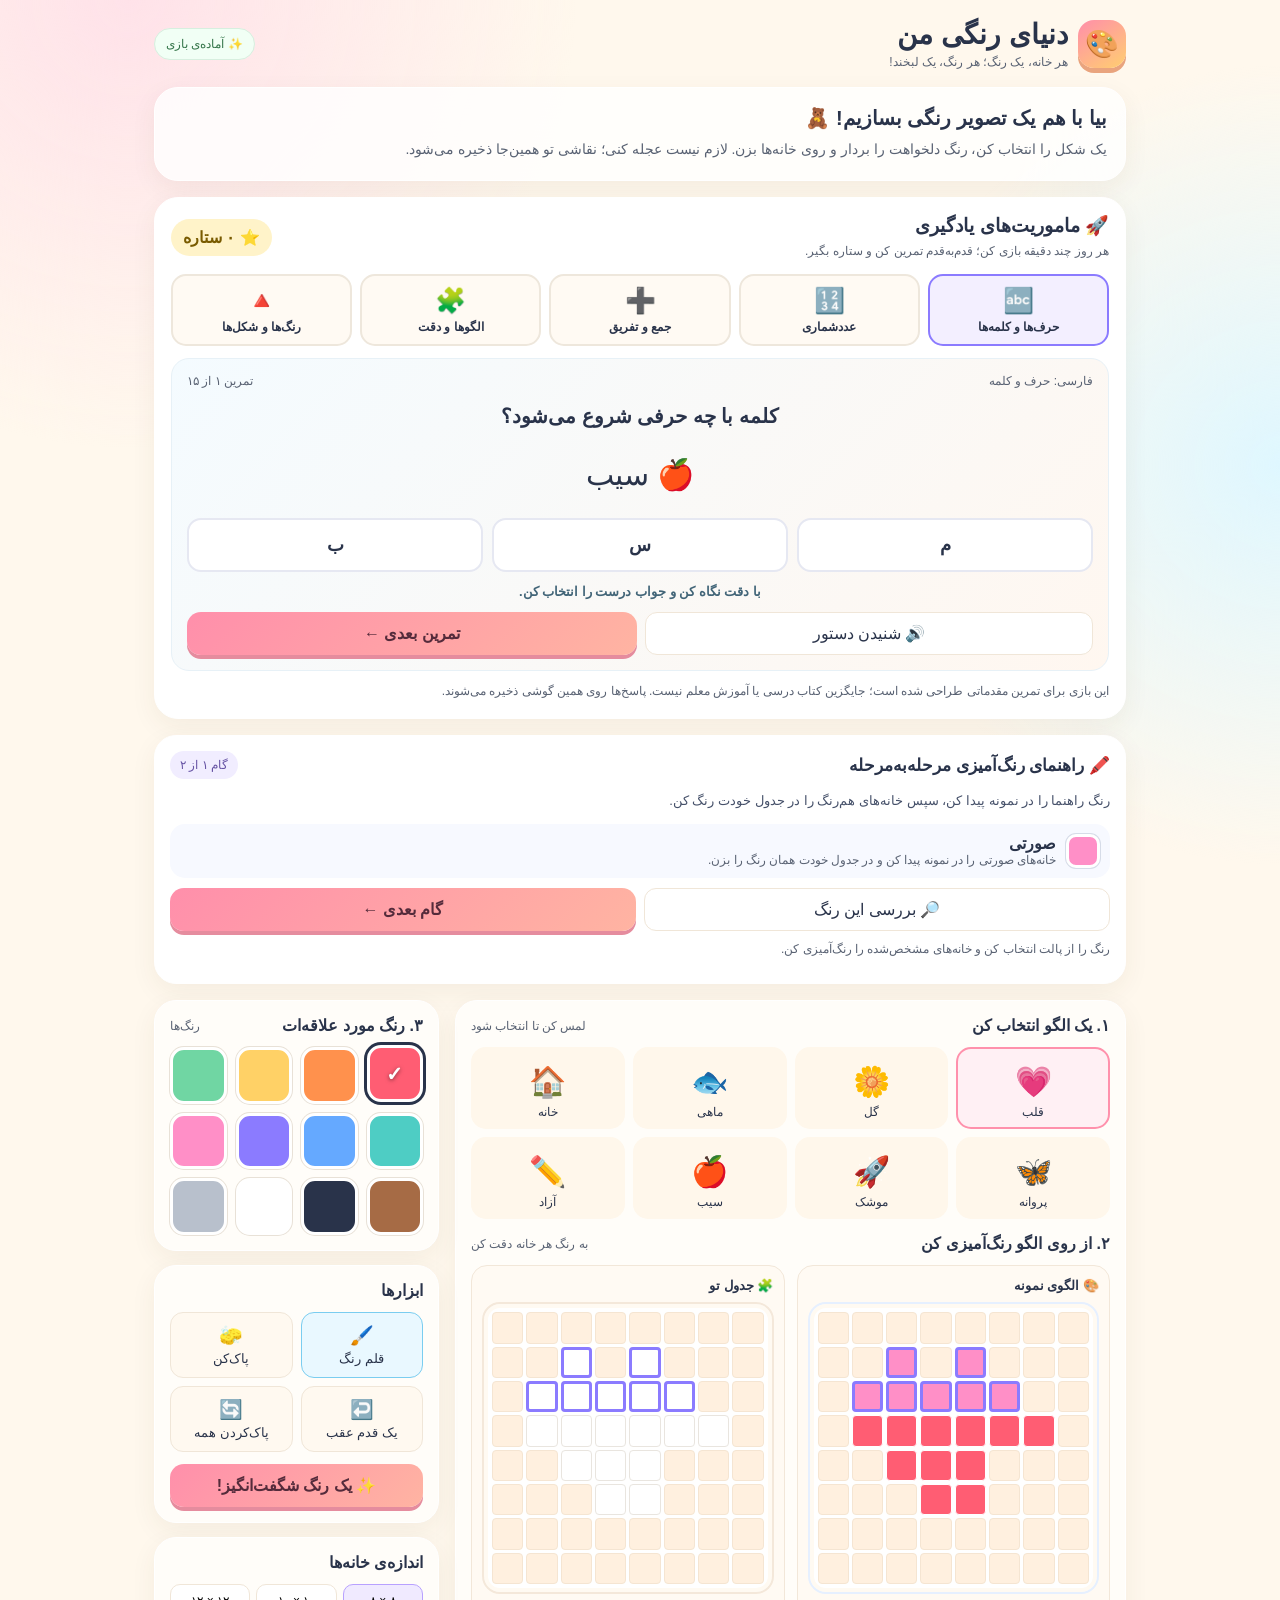
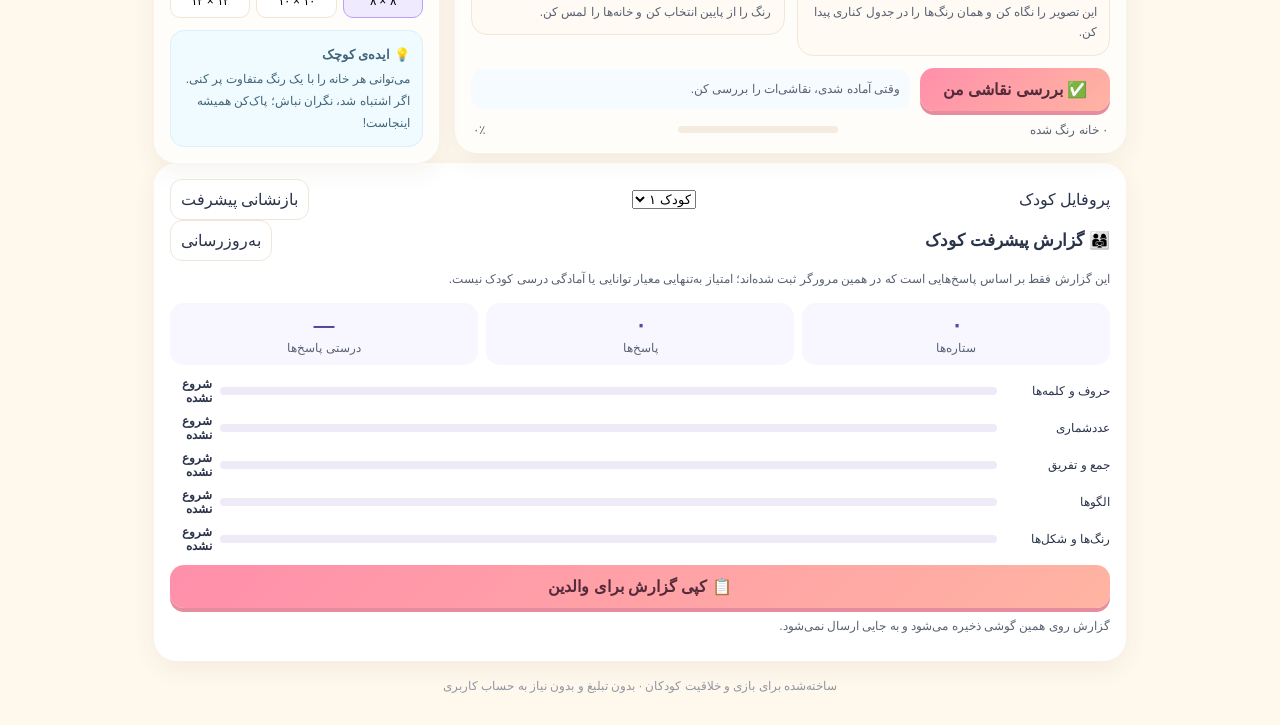
<file: index.html>
<!doctype html>
<html lang="fa" dir="rtl">
<head>
<meta charset="utf-8">
<meta name="viewport" content="width=device-width,initial-scale=1,viewport-fit=cover">
<meta name="theme-color" content="#fff6e8">
<meta http-equiv="Content-Security-Policy" content="default-src 'self'; script-src 'self'; style-src 'self' 'unsafe-inline'; font-src 'self'; img-src 'self' data:; connect-src 'self'; object-src 'none'; base-uri 'self'; form-action 'self'">
<meta name="description" content="بازی آموزشی فارسی برای کودکان کلاس اول؛ رنگ‌آمیزی، حروف، شمارش، جمع و تفریق، الگوها و شکل‌ها.">
<link rel="manifest" href="./manifest.webmanifest">
<link rel="icon" href="./favicon.svg" type="image/svg+xml">
<link rel="apple-touch-icon" href="./apple-touch-icon.svg">
<title>دنیای رنگی من | بازی و یادگیری کلاس اول</title>
<link rel="stylesheet" href="./style.css">
</head>
<body>
<div class="app">
<header><div class="brand"><div class="logo" aria-hidden="true">🎨</div><div><h1>دنیای رنگی من</h1><p>هر خانه، یک رنگ؛ هر رنگ، یک لبخند!</p></div></div><div class="saved" id="saveStatus" aria-live="polite">✨ آماده‌ی بازی</div></header>
<section class="hero"><h2>بیا با هم یک تصویر رنگی بسازیم! 🧸</h2><p>یک شکل را انتخاب کن، رنگ دلخواهت را بردار و روی خانه‌ها بزن. لازم نیست عجله کنی؛ نقاشی تو همین‌جا ذخیره می‌شود.</p></section>

<section class="learning" aria-labelledby="learnTitle">
 <div class="learning-top"><div><h2 id="learnTitle">🚀 ماموریت‌های یادگیری</h2><p>هر روز چند دقیقه بازی کن؛ قدم‌به‌قدم تمرین کن و ستاره بگیر.</p></div><div class="star-count" id="starCount" aria-live="polite">⭐ ۰ ستاره</div></div>
 <div class="activity-tabs" role="group" aria-label="انتخاب بازی آموزشی">
  <button class="activity-tab active" data-activity="letters"><span>🔤</span>حرف‌ها و کلمه‌ها</button>
  <button class="activity-tab" data-activity="count"><span>🔢</span>عددشماری</button>
  <button class="activity-tab" data-activity="math"><span>➕</span>جمع و تفریق</button>
  <button class="activity-tab" data-activity="pattern"><span>🧩</span>الگوها و دقت</button>
  <button class="activity-tab" data-activity="shapes"><span>🔺</span>رنگ‌ها و شکل‌ها</button>
 </div>
 <div class="activity-box">
  <div class="activity-meta"><span id="activityName">فارسی: حرف اول</span><span id="roundText">تمرین ۱</span></div>
  <div class="activity-question" id="activityQuestion">کلمه را نگاه کن. با چه حرفی شروع می‌شود؟</div>
  <div class="activity-visual" id="activityVisual" role="img" aria-label="تصویر راهنمای سؤال">🍎</div>
  <div class="activity-options" id="activityOptions"></div>
  <div class="activity-feedback" id="activityFeedback" aria-live="polite">یکی از جواب‌ها را انتخاب کن.</div>
  <div class="activity-actions"><button class="secondary" id="speakBtn">🔊 شنیدن دستور</button><button class="primary" id="nextActivityBtn" disabled>تمرین بعدی ←</button></div>
 </div>
 <div class="learning-foot">این بازی برای تمرین مقدماتی طراحی شده است؛ جایگزین کتاب درسی یا آموزش معلم نیست. پاسخ‌ها روی همین گوشی ذخیره می‌شوند.</div>
</section>
<section class="guide-panel" aria-labelledby="guideTitle"><div class="guide-head"><h3 id="guideTitle">🖍️ راهنمای رنگ‌آمیزی مرحله‌به‌مرحله</h3><span class="guide-progress" id="guideProgress">گام ۱ از ۳</span></div><p class="guide-instruction" id="guideInstruction">۱. یک شکل انتخاب کن و نمونه‌ی رنگی آن را نگاه کن.</p><div class="guide-target"><span class="guide-swatch" id="guideSwatch"></span><div><strong id="guideColorName">رنگ راهنما</strong><div class="small-note" id="guideColorHint">خانه‌های هم‌رنگ را در نمونه پیدا کن.</div></div></div><div class="guide-actions"><button class="secondary" id="guideCheckBtn">🔎 بررسی این رنگ</button><button class="primary" id="guideNextBtn">گام بعدی ←</button></div><p class="report-note" id="guideFeedback" aria-live="polite">رنگ را از پالت انتخاب کن و خانه‌های مشخص‌شده را رنگ‌آمیزی کن.</p></section>
<div class="layout">
<main class="panel canvas-panel">
<div class="section-head"><h3>۱. یک الگو انتخاب کن</h3><span class="small-note">لمس کن تا انتخاب شود</span></div>
<div class="templates" id="templates">
<button class="template active" data-pattern="heart"><span class="preview">💗</span><span>قلب</span></button>
<button class="template" data-pattern="flower"><span class="preview">🌼</span><span>گل</span></button>
<button class="template" data-pattern="fish"><span class="preview">🐟</span><span>ماهی</span></button>
<button class="template" data-pattern="house"><span class="preview">🏠</span><span>خانه</span></button>
<button class="template" data-pattern="butterfly"><span class="preview">🦋</span><span>پروانه</span></button>
<button class="template" data-pattern="rocket"><span class="preview">🚀</span><span>موشک</span></button>
<button class="template" data-pattern="apple"><span class="preview">🍎</span><span>سیب</span></button>
<button class="template" data-pattern="free"><span class="preview">✏️</span><span>آزاد</span></button>
</div>
<div class="section-head"><h3>۲. از روی الگو رنگ‌آمیزی کن</h3><span class="small-note">به رنگ هر خانه دقت کن</span></div>
<div class="challenge-layout">
 <section class="sample-card"><div class="sample-title">🎨 الگوی نمونه</div><div class="board-wrap sample-wrap"><div class="board" id="sampleBoard" role="img" aria-label="الگوی رنگی نمونه"></div></div><p>این تصویر را نگاه کن و همان رنگ‌ها را در جدول کناری پیدا کن.</p></section>
 <section class="puzzle-card"><div class="sample-title">🧩 جدول تو</div><div class="board-wrap"><div class="board" id="board" role="grid" aria-label="شبکه رنگ‌آمیزی"></div></div><p>رنگ را از پایین انتخاب کن و خانه‌ها را لمس کن.</p></section>
</div>
<div class="check-row"><button class="primary" id="checkBtn">✅ بررسی نقاشی من</button><div id="checkResult" aria-live="polite">وقتی آماده شدی، نقاشی‌ات را بررسی کن.</div></div>
<div class="status-row"><span id="countText">۰ خانه رنگ شده</span><div class="progress" aria-label="درصد رنگ‌آمیزی"><span id="progress"></span></div><span id="percent">۰٪</span></div>
</main>
<aside class="side">
<section class="panel"><div class="section-head"><h3>۳. رنگ مورد علاقه‌ات</h3><span class="small-note">رنگ‌ها</span></div><div class="palette" id="palette" role="group" aria-label="انتخاب رنگ"></div></section>
<section class="panel"><div class="section-head"><h3>ابزارها</h3></div><div class="tools">
<button class="tool active" id="paintTool"><span class="ico">🖌️</span>قلم رنگ</button>
<button class="tool" id="eraserTool"><span class="ico">🧽</span>پاک‌کن</button>
<button class="tool" id="undoBtn"><span class="ico">↩️</span>یک قدم عقب</button>
<button class="tool" id="resetBtn"><span class="ico">🔄</span>پاک‌کردن همه</button>
</div><div style="height:12px"></div><button class="primary" id="surpriseBtn">✨ یک رنگ شگفت‌انگیز!</button></section>
<section class="panel"><div class="section-head"><h3>اندازه‌ی خانه‌ها</h3></div><div class="difficulty" id="sizes"><button data-size="8" class="active">۸ × ۸</button><button data-size="10">۱۰ × ۱۰</button><button data-size="12">۱۲ × ۱۲</button></div><div style="height:12px"></div><div class="tip"><b>💡 ایده‌ی کوچک</b>می‌توانی هر خانه را با یک رنگ متفاوت پر کنی. اگر اشتباه شد، نگران نباش؛ پاک‌کن همیشه اینجاست!</div></section>
</aside>
</div>
<section class="parent-panel" aria-labelledby="parentTitle"><div class="parent-head"><label for="childProfile">پروفایل کودک</label><select id="childProfile"><option value="child1">کودک ۱</option><option value="child2">کودک ۲</option><option value="child3">کودک ۳</option></select><button class="secondary" id="resetProgressBtn">بازنشانی پیشرفت</button></div><div class="parent-head"><h3 id="parentTitle">👨‍👩‍👧 گزارش پیشرفت کودک</h3><button class="secondary" id="refreshReportBtn">به‌روزرسانی</button></div><p class="report-note">این گزارش فقط بر اساس پاسخ‌هایی است که در همین مرورگر ثبت شده‌اند؛ امتیاز به‌تنهایی معیار توانایی یا آمادگی درسی کودک نیست.</p><div class="parent-stats"><div class="parent-stat"><strong id="reportStars">۰</strong><span>ستاره‌ها</span></div><div class="parent-stat"><strong id="reportAttempts">۰</strong><span>پاسخ‌ها</span></div><div class="parent-stat"><strong id="reportAccuracy">—</strong><span>درستی پاسخ‌ها</span></div></div><div class="skill-report" id="skillReport"></div><button class="primary" id="exportReportBtn">📋 کپی گزارش برای والدین</button><p class="report-note" id="reportMessage" aria-live="polite">گزارش روی همین گوشی ذخیره می‌شود و به جایی ارسال نمی‌شود.</p></section>
<footer>ساخته‌شده برای بازی و خلاقیت کودکان · بدون تبلیغ و بدون نیاز به حساب کاربری</footer>
</div>
<script src="./app.js" defer></script>
</body>
</html>
</file>
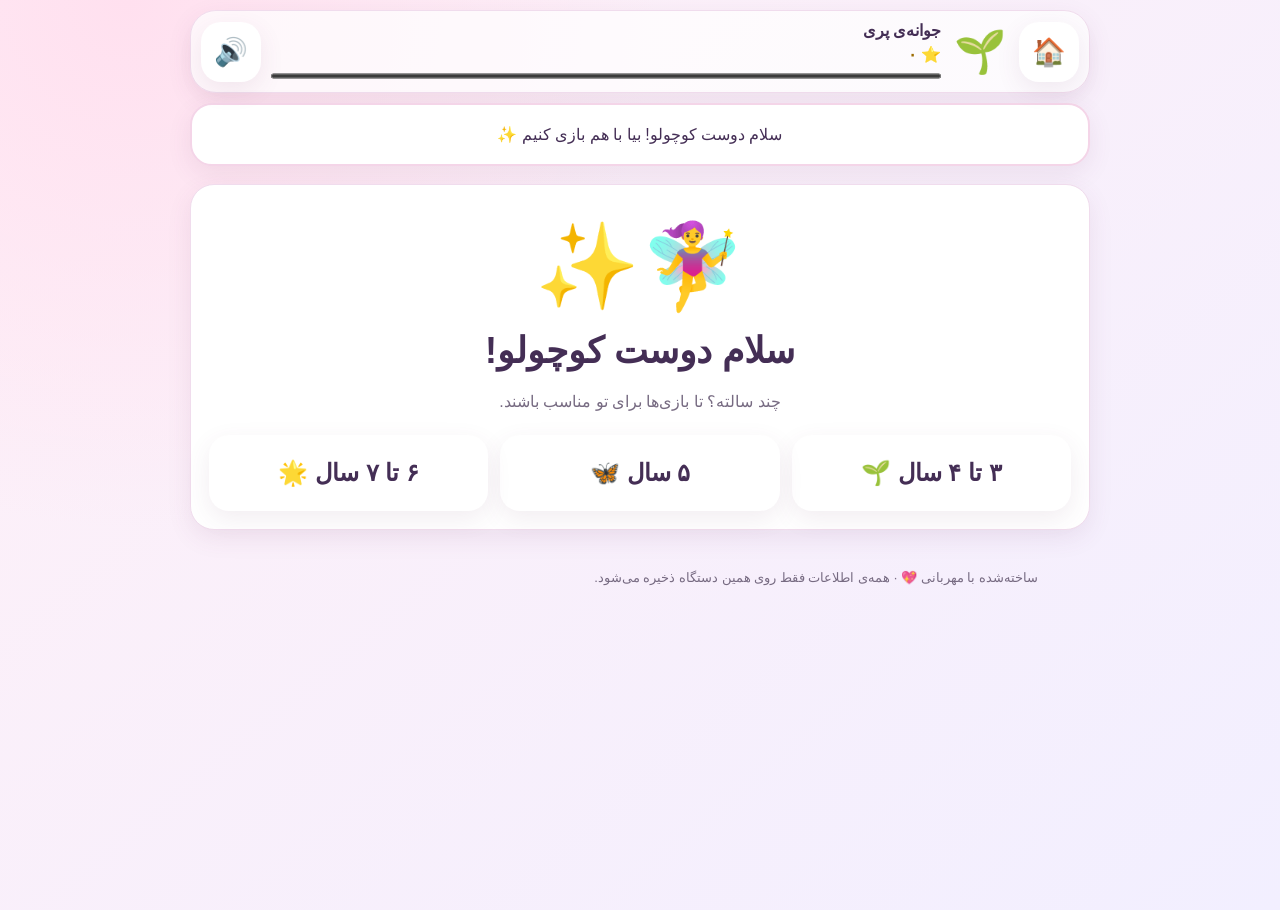
<file: peri/index.html>
<!doctype html>
<html lang="fa" dir="rtl">
<head>
<meta charset="utf-8">
<meta name="viewport" content="width=device-width,initial-scale=1,viewport-fit=cover">
<meta name="theme-color" content="#fff0f7">
<meta name="description" content="پری و دنیای جادویی؛ هشت بازی آموزشی مهربانانه برای کودکان ۳ تا ۷ سال.">
<meta http-equiv="Content-Security-Policy" content="default-src 'self'; script-src 'self'; style-src 'self' 'unsafe-inline'; img-src 'self' data:; font-src 'self'; connect-src 'self'; object-src 'none'; base-uri 'self';">
<link rel="manifest" href="./manifest.webmanifest">
<link rel="icon" href="./icons/favicon.svg" type="image/svg+xml">
<link rel="stylesheet" href="./css/style.css">
<title>پری و دنیای جادویی 🧚</title>
</head>
<body>
<header class="topbar">
  <button id="homeBtn" class="icon-btn" aria-label="بازگشت به خانه">🏠</button>
  <div class="fairy-avatar" aria-hidden="true" id="fairy">🌱</div>
  <div class="growth"><strong id="stageName">جوانه‌ی پری</strong><div class="starline">⭐ <b id="starCount">۰</b></div><progress id="growthBar" value="0" max="4" aria-label="پیشرفت پری"></progress></div>
  <button id="soundBtn" class="icon-btn" aria-label="روشن یا خاموش کردن صدا">🔊</button>
</header>
<div id="bubble" class="bubble" role="status" aria-live="polite">سلام دوست کوچولو! بیا با هم بازی کنیم ✨</div>
<main id="app" class="main"></main>
<footer>ساخته‌شده با مهربانی 💖 · همه‌ی اطلاعات فقط روی همین دستگاه ذخیره می‌شود.</footer>
<script type="module" src="./js/app.js"></script>
</body>
</html>
</file>
<file: style.css>
@font-face{font-family:"Vazirmatn";src:local("Vazirmatn");font-style:normal;font-weight:100 900;font-display:swap}

:root{--ink:#29334a;--muted:#596273;--paper:#fffdf8;--pink:#ff7c9c;--yellow:#ffd166;--blue:#70d6ff;--mint:#9be7c4;--purple:#b8a1ff;--line:#f0e6d8;--shadow:0 8px 26px #493d2410}
*{box-sizing:border-box}html{background:#fff6e8}body{margin:0;color:var(--ink);font-family:"Vazirmatn",Tahoma,"Arial",sans-serif;background:radial-gradient(circle at 10% 0%,#ffe2e9 0,transparent 28rem),radial-gradient(circle at 100% 20%,#dff7ff 0,transparent 25rem),#fff8ed;min-height:100vh}
button{font:inherit;cursor:pointer;touch-action:manipulation}button:focus-visible{outline:3px solid #4d9eff;outline-offset:3px}.app{max-width:1000px;margin:auto;padding:18px 14px 32px}
header{display:flex;align-items:center;justify-content:space-between;gap:12px;margin-bottom:18px}.brand{display:flex;align-items:center;gap:10px}.logo{width:48px;height:48px;border-radius:16px;background:linear-gradient(145deg,#ff8eaa,#ffcf70);display:grid;place-items:center;font-size:27px;box-shadow:0 5px 0 #e9a47e}.brand h1{font-size:clamp(19px,4vw,28px);margin:0 0 4px}.brand p{margin:0;font-size:12px;color:var(--muted)}.saved{border:1px solid #d7efdf;background:#f1fff5;color:#35764a;border-radius:999px;padding:8px 11px;font-size:12px;white-space:nowrap}
.hero{background:#ffffffcf;border:1px solid #fff;box-shadow:var(--shadow);border-radius:24px;padding:18px;margin-bottom:16px}.hero h2{margin:0 0 7px;font-size:20px}.hero p{margin:0;color:var(--muted);font-size:14px;line-height:1.8}
.layout{display:grid;grid-template-columns:minmax(0,1fr) 285px;gap:16px;align-items:start}.panel{background:#fffdf9;border:1px solid #fff;box-shadow:var(--shadow);border-radius:22px;padding:15px}.canvas-panel{min-width:0}.section-head{display:flex;align-items:center;justify-content:space-between;gap:8px;margin-bottom:12px}.section-head h3{margin:0;font-size:16px}.small-note{font-size:12px;color:var(--muted)}
.templates{display:grid;grid-template-columns:repeat(4,minmax(0,1fr));gap:8px;margin-bottom:15px}.template{border:2px solid transparent;background:#fff7eb;border-radius:15px;padding:8px 4px;color:var(--ink);min-width:0}.template.active{border-color:#ff91ac;background:#fff0f4}.template .preview{display:grid;place-items:center;font-size:30px;height:42px}.template span{display:block;font-size:12px;margin-top:3px}
.board-wrap{width:min(100%,520px);margin:0 auto;background:#fff;border:2px solid #f4e8da;border-radius:18px;padding:8px;box-shadow:inset 0 0 0 4px #fffaf2}.board{display:grid;grid-template-columns:repeat(8,minmax(0,1fr));gap:3px;aspect-ratio:1;width:100%;touch-action:manipulation;user-select:none}.cell{border:1px solid #e9e5df;border-radius:4px;background:#fff;min-width:0;min-height:0;padding:0;transition:background-color .12s}.cell:active{transform:scale(.94)}.board.grid-10{grid-template-columns:repeat(10,minmax(0,1fr))}.board.grid-12{grid-template-columns:repeat(12,minmax(0,1fr))}.board.grid-12 .cell{border-radius:2px}
.status-row{display:flex;align-items:center;justify-content:space-between;gap:8px;margin:12px 2px 0;color:var(--muted);font-size:12px}.progress{height:7px;background:#f4ecdf;border-radius:99px;overflow:hidden;flex:1;max-width:160px}.progress span{display:block;height:100%;width:0;background:linear-gradient(90deg,#ff8ca7,#ffd166);border-radius:99px;transition:width .2s}
.side{display:grid;gap:14px}.palette{display:grid;grid-template-columns:repeat(4,1fr);gap:9px}.swatch{aspect-ratio:1;border:3px solid #fff;box-shadow:0 0 0 1px #e8e1d7;border-radius:14px;position:relative}.swatch.selected{box-shadow:0 0 0 3px var(--ink);transform:translateY(-2px)}.swatch.selected:after{content:"✓";position:absolute;inset:0;display:grid;place-items:center;font-size:20px;font-weight:bold;color:#fff;text-shadow:0 1px 4px #0008}.swatch.light.selected:after{color:#29334a;text-shadow:none}
.tools{display:grid;grid-template-columns:1fr 1fr;gap:8px}.tool{border:1px solid var(--line);background:#fff9f0;border-radius:13px;padding:11px 7px;font-size:13px;color:var(--ink)}.tool.active{background:#e9f8ff;border-color:#7acdf0}.tool .ico{font-size:19px;display:block;margin-bottom:4px}.primary{border:0;background:linear-gradient(135deg,#ff8fab,#ffb4a2);color:#542b3b;font-weight:bold;border-radius:14px;padding:12px;width:100%;box-shadow:0 4px 0 #e58c9e}.primary:active{transform:translateY(2px);box-shadow:0 2px 0 #e58c9e}.secondary{border:1px solid var(--line);background:#fff;border-radius:12px;padding:10px;color:var(--ink)}.difficulty{display:flex;gap:6px}.difficulty button{flex:1;padding:9px 3px;border:1px solid var(--line);background:#fff;border-radius:10px;font-size:12px}.difficulty button.active{background:#f0eaff;border-color:#b8a1ff}.tip{background:#f0fbff;border:1px solid #d9f1fa;border-radius:14px;padding:12px;font-size:12px;line-height:1.8;color:#426578}.tip b{display:block;font-size:13px;margin-bottom:3px}
.challenge-layout{display:grid;grid-template-columns:1fr 1fr;gap:12px;align-items:start}.sample-card,.puzzle-card{background:#fffaf3;border:1px solid #f2e7d9;border-radius:16px;padding:10px;min-width:0}.sample-title{font-size:13px;font-weight:bold;margin:2px 0 9px}.sample-card p,.puzzle-card p{font-size:12px;line-height:1.7;color:var(--muted);margin:8px 2px 2px}.sample-wrap{background:#fff;border-color:#e6f0ff}.sample-wrap .board{pointer-events:none}.check-row{display:grid;grid-template-columns:minmax(0,190px) 1fr;gap:10px;align-items:center;margin-top:12px}.check-row #checkResult{font-size:12px;line-height:1.7;color:var(--muted);background:#f6fbff;border-radius:12px;padding:10px}.check-row .primary{width:auto}@media(max-width:520px){.challenge-layout{grid-template-columns:1fr}.check-row{grid-template-columns:1fr}.check-row .primary{width:100%}}
footer{text-align:center;font-size:12px;color:#9296a3;margin-top:18px}
@media(max-width:760px){.app{padding:12px 10px 25px}.layout{grid-template-columns:1fr}.side{grid-template-columns:1fr 1fr}.side .panel:first-child{grid-column:1/-1}.palette{grid-template-columns:repeat(8,minmax(0,1fr));gap:7px}.swatch{border-radius:10px}.panel{padding:12px}.hero{padding:15px}.templates{grid-template-columns:repeat(4,minmax(0,1fr))}.brand p{font-size:12px}.saved{font-size:12px;padding:7px 9px}}
@media(max-width:390px){.side{grid-template-columns:1fr}.side .panel:first-child{grid-column:auto}.palette{grid-template-columns:repeat(6,minmax(0,1fr))}.logo{width:42px;height:42px}.saved{white-space:normal;text-align:center;max-width:105px}}
@media(prefers-reduced-motion:reduce){*{transition:none!important}}

.learning{background:#fff;border:1px solid #fff;box-shadow:var(--shadow);border-radius:24px;padding:16px;margin-bottom:16px}
.learning-top{display:flex;align-items:center;justify-content:space-between;gap:10px;margin-bottom:12px}
.learning-top h2{font-size:19px;margin:0 0 4px}.learning-top p{font-size:12px;line-height:1.7;color:var(--muted);margin:0}
.star-count{background:#fff3c9;color:#795b00;border-radius:999px;padding:9px 12px;font-weight:bold;white-space:nowrap}
.activity-tabs{display:grid;grid-template-columns:repeat(5,minmax(0,1fr));gap:8px;margin:12px 0}
.activity-tab{border:2px solid #eee7dc;background:#fffaf3;border-radius:15px;padding:10px 5px;color:var(--ink);font-weight:bold;font-size:12px;min-width:0}
.activity-tab span{display:block;font-size:25px;margin-bottom:5px}.activity-tab.active{border-color:#8b7bff;background:#f3efff}
.activity-box{border-radius:18px;background:linear-gradient(135deg,#f4fbff,#fff7f0);padding:15px;border:1px solid #e7f1f7}
.activity-meta{display:flex;justify-content:space-between;gap:8px;color:var(--muted);font-size:12px;margin-bottom:10px}
.activity-question{font-size:20px;line-height:1.8;font-weight:bold;text-align:center;margin:8px 0 12px}
.activity-visual{min-height:58px;display:flex;justify-content:center;align-items:center;flex-wrap:wrap;gap:5px;font-size:30px;margin:8px auto 14px}
.activity-options{display:grid;grid-template-columns:repeat(3,minmax(0,1fr));gap:9px}
.answer-option{border:2px solid #e6e8f2;background:white;border-radius:14px;min-height:54px;padding:9px 5px;font-size:18px;font-weight:bold;color:var(--ink)}
.answer-option:disabled{opacity:1}.answer-option.correct{background:#e3f8e9;border-color:#55b878}.answer-option.incorrect{background:#fff0ed;border-color:#ff9a86}
.activity-feedback{min-height:40px;text-align:center;font-size:13px;font-weight:bold;line-height:1.8;padding:8px 2px;color:#426578}
.activity-actions{display:flex;gap:8px}.activity-actions button{flex:1}
.learning-foot{font-size:12px;line-height:1.8;color:var(--muted);margin-top:10px}
@media(max-width:520px){.learning{padding:12px}.activity-tabs{grid-template-columns:repeat(2,minmax(0,1fr))}.activity-question{font-size:18px}.activity-options{gap:6px}.answer-option{font-size:16px}.learning-top h2{font-size:17px}.star-count{font-size:12px;padding:8px}}
.guide-panel,.parent-panel{background:#fff;border:1px solid #fff;box-shadow:var(--shadow);border-radius:22px;padding:15px;margin:0 0 16px}.guide-head,.parent-head{display:flex;align-items:center;justify-content:space-between;gap:10px}.guide-head h3,.parent-head h3{margin:0;font-size:17px}.guide-progress{font-size:12px;color:#6754a5;background:#f1edff;border-radius:999px;padding:7px 10px;white-space:nowrap}.guide-instruction{font-size:13px;line-height:1.9;margin:10px 0;color:#46516a}.guide-target{display:flex;align-items:center;gap:10px;border-radius:15px;background:#f7f9ff;padding:10px;margin:10px 0}.guide-swatch{width:34px;height:34px;border:3px solid #fff;box-shadow:0 0 0 1px #d6dce8;border-radius:10px;flex-shrink:0}.guide-actions{display:grid;grid-template-columns:1fr 1fr;gap:8px}.guide-actions button{width:100%}.cell.guide-highlight{outline:3px solid #8b7bff!important;outline-offset:-3px;z-index:1}.parent-stats{display:grid;grid-template-columns:repeat(3,minmax(0,1fr));gap:8px;margin:12px 0}.parent-stat{background:#f8f7ff;border-radius:14px;padding:10px;text-align:center}.parent-stat strong{display:block;font-size:21px;color:#5848a0}.parent-stat span{display:block;font-size:12px;color:var(--muted);margin-top:4px}.skill-report{display:grid;gap:9px;margin:12px 0}.skill-line{display:grid;grid-template-columns:105px minmax(0,1fr) 42px;align-items:center;gap:8px;font-size:12px}.skill-track{height:8px;border-radius:99px;background:#eeeaf7;overflow:hidden}.skill-track span{display:block;height:100%;background:linear-gradient(90deg,#8b7bff,#70d6a3);border-radius:99px}.report-note{font-size:12px;color:var(--muted);line-height:1.8;margin:8px 0}@media(max-width:520px){.guide-panel,.parent-panel{padding:12px}.guide-actions{grid-template-columns:1fr}.parent-stat{padding:8px 4px}.parent-stat strong{font-size:18px}.skill-line{grid-template-columns:90px minmax(0,1fr) 35px;gap:6px}}
</file>
<file: peri/css/style.css>
:root{color-scheme:light dark;--bg:#fff0f7;--panel:#fff;--ink:#442e55;--muted:#776b82;--pink:#ff8fbd;--purple:#b49aff;--yellow:#ffe58a;--mint:#b9f1df;--line:#f0dced;--shadow:0 8px 24px #70436b18;--radius:24px;--btnh:76px}*{box-sizing:border-box}html{min-height:100%;-webkit-text-size-adjust:100%}body{margin:0;min-height:100vh;padding:env(safe-area-inset-top) 14px env(safe-area-inset-bottom);font-family:Tahoma,Arial,sans-serif;font-size:16px;background:radial-gradient(circle at 10% 0,#ffe0ef,transparent 36%),linear-gradient(140deg,var(--bg),#f2efff);color:var(--ink)}button,input{font:inherit}button{min-height:var(--btnh);border:2px solid transparent;border-radius:20px;padding:12px 16px;background:var(--panel);color:var(--ink);box-shadow:var(--shadow);cursor:pointer;touch-action:manipulation}button:focus-visible{outline:4px solid #6b9cff;outline-offset:3px}button:disabled{opacity:.55;cursor:default}.topbar{max-width:900px;margin:10px auto;display:flex;align-items:center;gap:10px;padding:10px;background:#ffffffb8;border:1px solid var(--line);border-radius:26px;box-shadow:var(--shadow)}.icon-btn{min-width:60px;min-height:60px;padding:6px;font-size:27px}.fairy-avatar{font-size:42px;width:58px;text-align:center}.growth{flex:1;min-width:0}.growth strong{font-size:16px}.starline{margin-top:5px;color:#9b6b00}progress{width:100%;height:10px;accent-color:#b28aff}.bubble{max-width:900px;margin:10px auto 18px;background:#fff;border:2px solid #f4d5e8;border-radius:22px;padding:16px;text-align:center;line-height:1.7;box-shadow:var(--shadow);min-height:58px}.main{max-width:900px;margin:auto}.welcome{text-align:center;padding:10px 4px 18px}.welcome h1{font-size:clamp(24px,5vw,36px);margin:8px}.welcome p{line-height:1.8;color:var(--muted)}.cards{display:grid;grid-template-columns:repeat(2,minmax(0,1fr));gap:12px}.game-card{display:flex;flex-direction:column;align-items:center;justify-content:center;gap:8px;background:linear-gradient(145deg,#fff,#fff7fc);border-color:#f3d9ec;min-height:138px;font-weight:bold}.game-card .emoji{font-size:43px}.game-card small{font-weight:normal;color:var(--muted)}.panel{background:var(--panel);border:1px solid var(--line);border-radius:var(--radius);padding:18px;margin:12px 0;box-shadow:var(--shadow)}.actions{display:flex;flex-wrap:wrap;gap:10px;justify-content:center;margin-top:14px}.primary{background:linear-gradient(120deg,var(--pink),var(--purple));color:#351f49;font-weight:bold}.options{display:grid;grid-template-columns:repeat(2,minmax(0,1fr));gap:12px;margin-top:18px}.option{display:flex;align-items:center;justify-content:center;gap:8px;line-height:1.5;font-weight:bold;font-size:clamp(18px,4vw,24px);overflow-wrap:anywhere}.picture{font-size:clamp(48px,12vw,84px);text-align:center;margin:14px}.question{text-align:center;font-size:clamp(20px,4vw,26px);line-height:1.8}.big-number{font-size:64px;text-align:center}.hint{animation:hint 1s ease-in-out infinite alternate;border-color:#e0a900!important;background:#fff6bd!important}.shake{animation:shake .28s}.fairy-row{display:flex;gap:8px;align-items:center;justify-content:center;flex-wrap:wrap}.tile{font-size:30px;min-height:76px}.color-dot{width:42px;height:42px;border:2px solid #888;border-radius:50%;display:inline-block}.parent-toggle{display:block;margin:18px auto;background:transparent;box-shadow:none;border:1px dashed var(--muted);min-height:54px}.muted{color:var(--muted);line-height:1.8}.stat-row{display:flex;justify-content:space-between;gap:12px;padding:10px 0;border-bottom:1px solid var(--line)}footer{max-width:900px;text-align:center;color:var(--muted);font-size:13px;line-height:1.8;padding:24px 4px}input[type=number]{width:100%;padding:14px;border:2px solid var(--line);border-radius:16px;min-height:60px;background:var(--panel);color:var(--ink)}@keyframes hint{to{transform:scale(1.035);box-shadow:0 0 0 6px #ffe58a88}}@keyframes shake{25%,75%{transform:translateX(5px)}50%{transform:translateX(-5px)}}@media(min-width:650px){.cards{grid-template-columns:repeat(4,minmax(0,1fr))}.options{grid-template-columns:repeat(3,minmax(0,1fr))}.game-card{min-height:160px}}@media(prefers-color-scheme:dark){:root{--bg:#21192c;--panel:#30243d;--ink:#fff0ff;--muted:#d0bfd8;--pink:#9f628d;--purple:#7966b4;--yellow:#705c28;--mint:#345c50;--line:#55405f;--shadow:0 8px 24px #0004}body{background:radial-gradient(circle at 10% 0,#482a47,transparent 36%),linear-gradient(140deg,#21192c,#24213d)}.topbar{background:#30243ddd}.bubble{background:#30243d}.game-card{background:linear-gradient(145deg,#35283f,#30243d)}.hint{background:#55461a!important}}@media(prefers-reduced-motion:reduce){*,*::before,*::after{animation-duration:.01ms!important;animation-iteration-count:1!important;scroll-behavior:auto!important}}
</file>
